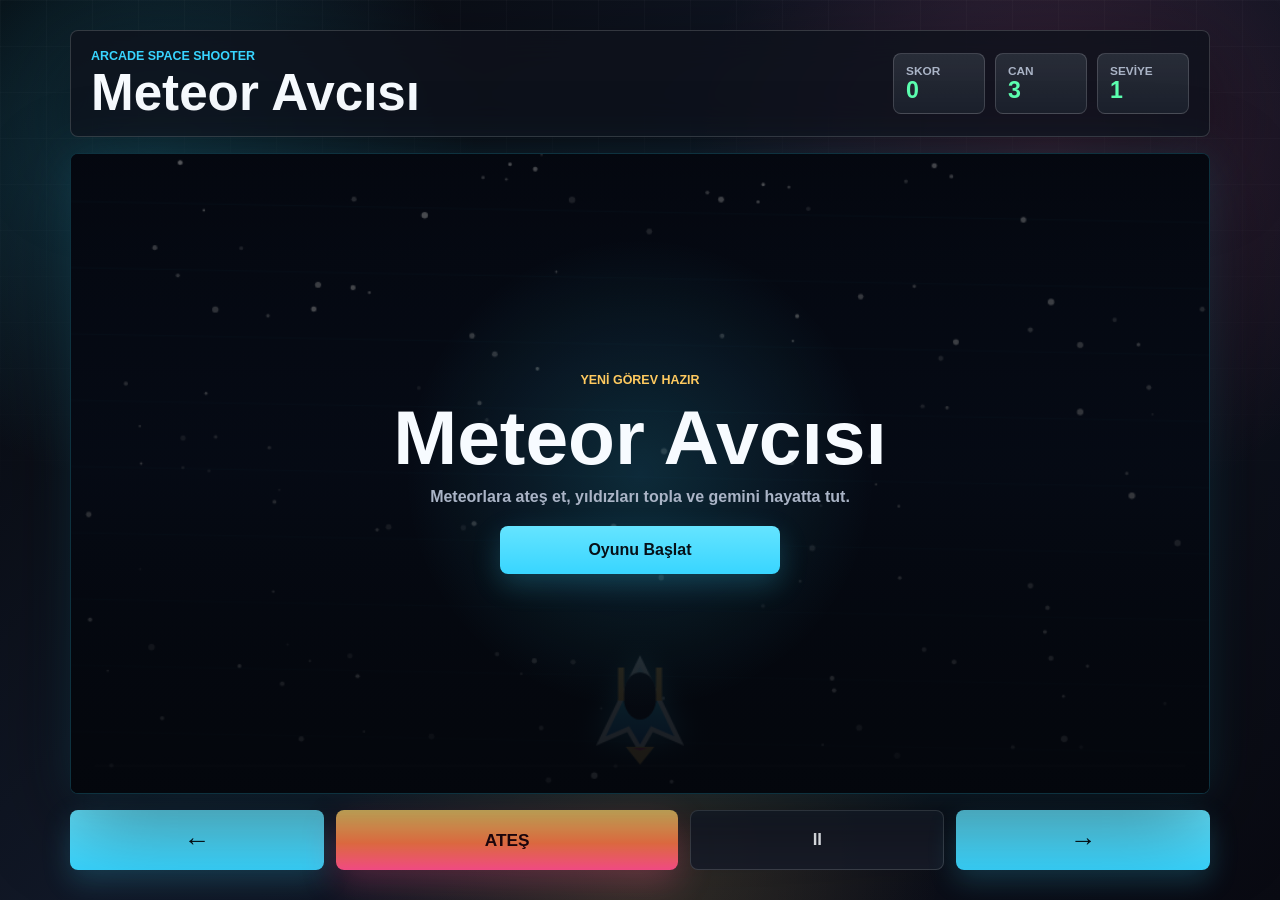
<file: OyunWebsite/index.html>
<!DOCTYPE html>
<html lang="tr">
<head>
  <meta charset="UTF-8">
  <meta name="viewport" content="width=device-width, initial-scale=1.0">
  <title>Meteor Avcısı</title>
  <link rel="stylesheet" href="style.css">
</head>
<body>
  <main class="game-shell">
    <section class="game-panel" aria-label="Meteor Avcısı oyunu">
      <header class="top-bar">
        <div class="title-block">
          <p class="eyebrow">Arcade Space Shooter</p>
          <h1>Meteor Avcısı</h1>
        </div>
        <div class="stats" aria-label="Oyun bilgileri">
          <div>
            <span>Skor</span>
            <strong id="score">0</strong>
          </div>
          <div>
            <span>Can</span>
            <strong id="lives">3</strong>
          </div>
          <div>
            <span>Seviye</span>
            <strong id="level">1</strong>
          </div>
        </div>
      </header>

      <div class="canvas-wrap">
        <canvas id="gameCanvas" width="960" height="540" aria-label="Meteor Avcısı oyun alanı"></canvas>
        <div class="overlay" id="overlay">
          <p class="overlay-kicker">Yeni görev hazır</p>
          <h2 id="overlayTitle">Meteor Avcısı</h2>
          <p id="overlayText">Meteorlara ateş et, yıldızları topla ve gemini hayatta tut.</p>
          <button class="primary-button" id="startButton" type="button">Oyunu Başlat</button>
        </div>
      </div>

      <footer class="control-bar" aria-label="Oyun kontrolleri">
        <button class="control-button" id="leftButton" type="button" aria-label="Sola git">←</button>
        <button class="control-button fire" id="fireButton" type="button" aria-label="Ateş et">Ateş</button>
        <button class="control-button pause" id="pauseButton" type="button" aria-label="Duraklat">II</button>
        <button class="control-button" id="rightButton" type="button" aria-label="Sağa git">→</button>
      </footer>
    </section>
  </main>

  <script src="script.js"></script>
</body>
</html>
</file>
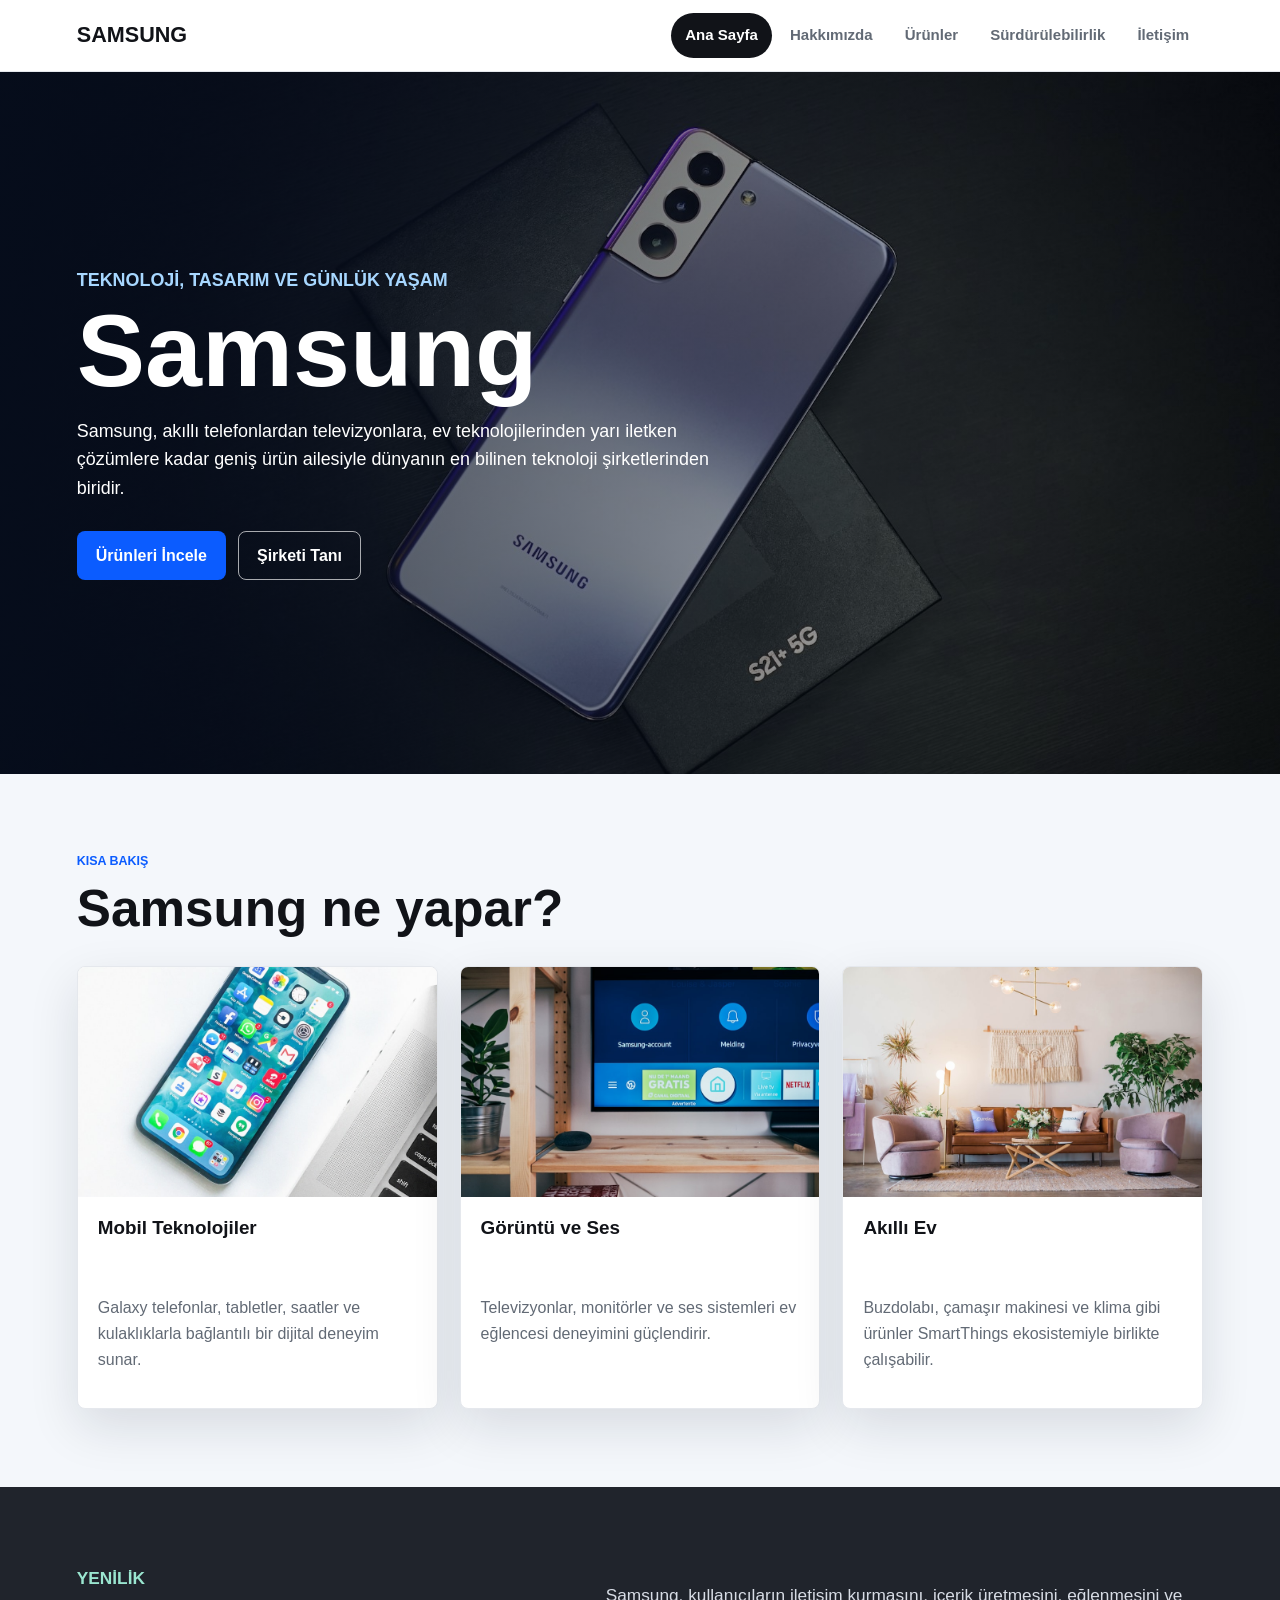
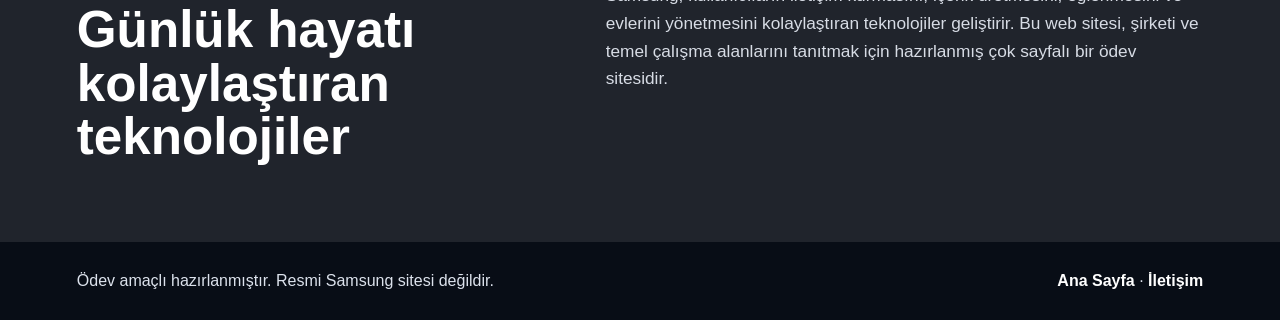
<file: SirketWebSite/index.html>
<!DOCTYPE html>
<html lang="tr">
<head>
  <meta charset="UTF-8">
  <meta name="viewport" content="width=device-width, initial-scale=1.0">
  <title>Samsung | Ana Sayfa</title>
  <link rel="icon" type="image/png" href="assets/titleicon.png">
  <link rel="stylesheet" href="style.css">
</head>
<body>
  <header class="site-header">
    <a class="brand" href="index.html">SAMSUNG</a>
    <button class="menu-button" type="button" aria-label="Menüyü aç veya kapat" aria-expanded="false">
      <span></span>
      <span></span>
      <span></span>
    </button>
    <nav class="main-nav" aria-label="Ana menü">
      <a class="active" href="index.html">Ana Sayfa</a>
      <a href="hakkimizda.html">Hakkımızda</a>
      <a href="urunler.html">Ürünler</a>
      <a href="surdurulebilirlik.html">Sürdürülebilirlik</a>
      <a href="iletisim.html">İletişim</a>
    </nav>
  </header>

  <main>
    <section class="hero">
      <div class="hero-content">
        <p class="eyebrow">Teknoloji, tasarım ve günlük yaşam</p>
        <h1>Samsung</h1>
        <p>Samsung, akıllı telefonlardan televizyonlara, ev teknolojilerinden yarı iletken çözümlere kadar geniş ürün ailesiyle dünyanın en bilinen teknoloji şirketlerinden biridir.</p>
        <div class="hero-actions">
          <a class="button primary" href="urunler.html">Ürünleri İncele</a>
          <a class="button secondary" href="hakkimizda.html">Şirketi Tanı</a>
        </div>
      </div>
    </section>

    <section class="intro-band">
      <div class="section-heading">
        <p class="eyebrow">Kısa Bakış</p>
        <h2>Samsung ne yapar?</h2>
      </div>
      <div class="feature-grid">
        <article class="feature-card">
          <img src="assets/phone.jpg" alt="Modern bir akıllı telefon">
          <h3>Mobil Teknolojiler</h3>
          <p>Galaxy telefonlar, tabletler, saatler ve kulaklıklarla bağlantılı bir dijital deneyim sunar.</p>
        </article>
        <article class="feature-card">
          <img src="assets/tv.jpg" alt="Modern bir televizyon ekranı">
          <h3>Görüntü ve Ses</h3>
          <p>Televizyonlar, monitörler ve ses sistemleri ev eğlencesi deneyimini güçlendirir.</p>
        </article>
        <article class="feature-card">
          <img src="assets/home.jpg" alt="Modern bir ev yaşam alanı">
          <h3>Akıllı Ev</h3>
          <p>Buzdolabı, çamaşır makinesi ve klima gibi ürünler SmartThings ekosistemiyle birlikte çalışabilir.</p>
        </article>
      </div>
    </section>

    <section class="split-band">
      <div>
        <p class="eyebrow">Yenilik</p>
        <h2>Günlük hayatı kolaylaştıran teknolojiler</h2>
      </div>
      <p>Samsung, kullanıcıların iletişim kurmasını, içerik üretmesini, eğlenmesini ve evlerini yönetmesini kolaylaştıran teknolojiler geliştirir. Bu web sitesi, şirketi ve temel çalışma alanlarını tanıtmak için hazırlanmış çok sayfalı bir ödev sitesidir.</p>
    </section>
  </main>

  <footer class="site-footer">
    <p>Ödev amaçlı hazırlanmıştır. Resmi Samsung sitesi değildir.</p>
    <p><a href="index.html">Ana Sayfa</a> · <a href="iletisim.html">İletişim</a></p>
  </footer>

  <script src="script.js"></script>
</body>
</html>
</file>
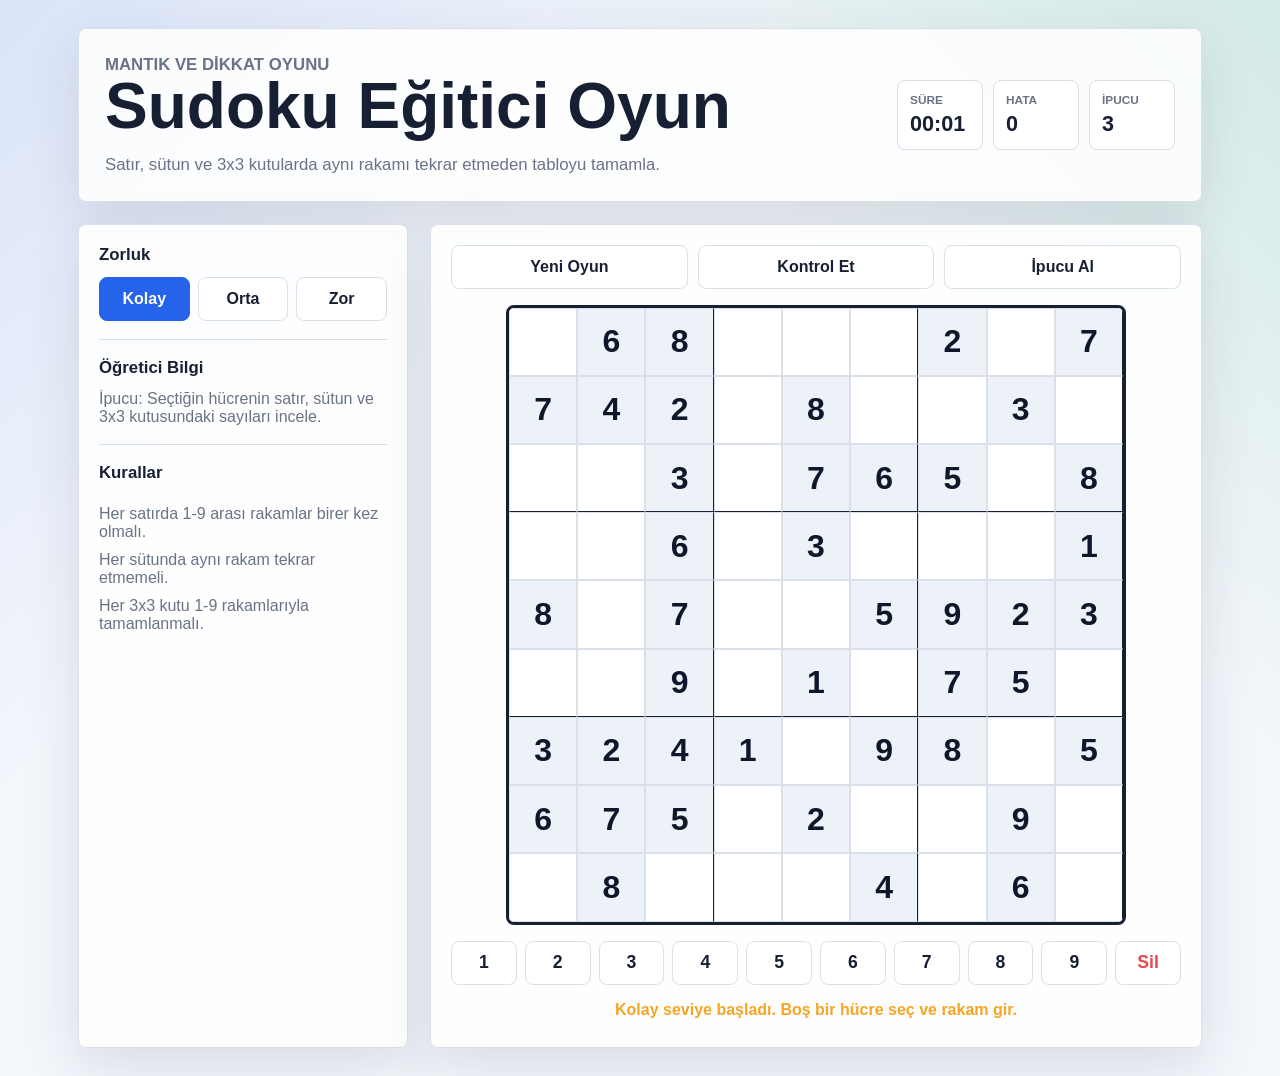
<file: SudokuEgiticiOyun/index.html>
<!DOCTYPE html>
<html lang="tr">
<head>
  <meta charset="UTF-8">
  <meta name="viewport" content="width=device-width, initial-scale=1.0">
  <title>Sudoku Eğitici Oyun</title>
  <link rel="stylesheet" href="style.css">
</head>
<body>
  <main class="app-shell">
    <section class="hero">
      <div>
        <p class="eyebrow">Mantık ve Dikkat Oyunu</p>
        <h1>Sudoku Eğitici Oyun</h1>
        <p>Satır, sütun ve 3x3 kutularda aynı rakamı tekrar etmeden tabloyu tamamla.</p>
      </div>
      <div class="score-panel" aria-label="Oyun bilgileri">
        <div>
          <span>Süre</span>
          <strong id="timer">00:00</strong>
        </div>
        <div>
          <span>Hata</span>
          <strong id="mistakes">0</strong>
        </div>
        <div>
          <span>İpucu</span>
          <strong id="hints">3</strong>
        </div>
      </div>
    </section>

    <section class="game-layout">
      <aside class="side-panel">
        <div class="panel-section">
          <h2>Zorluk</h2>
          <div class="difficulty-tabs" role="group" aria-label="Zorluk seviyesi seçimi">
            <button class="difficulty active" data-level="easy" type="button">Kolay</button>
            <button class="difficulty" data-level="medium" type="button">Orta</button>
            <button class="difficulty" data-level="hard" type="button">Zor</button>
          </div>
        </div>

        <div class="panel-section">
          <h2>Öğretici Bilgi</h2>
          <p id="lessonText">Bir hücre seç. Aynı satır, sütun ve kutudaki rakamları kontrol ederek doğru sayıyı bul.</p>
        </div>

        <div class="panel-section rule-list">
          <h2>Kurallar</h2>
          <p>Her satırda 1-9 arası rakamlar birer kez olmalı.</p>
          <p>Her sütunda aynı rakam tekrar etmemeli.</p>
          <p>Her 3x3 kutu 1-9 rakamlarıyla tamamlanmalı.</p>
        </div>
      </aside>

      <section class="board-area" aria-label="Sudoku oyun alanı">
        <div class="board-toolbar">
          <button id="newGameButton" type="button">Yeni Oyun</button>
          <button id="checkButton" type="button">Kontrol Et</button>
          <button id="hintButton" type="button">İpucu Al</button>
        </div>

        <div class="board" id="board" aria-label="Sudoku tahtası"></div>

        <div class="number-pad" aria-label="Rakam seçimi">
          <button type="button" data-number="1">1</button>
          <button type="button" data-number="2">2</button>
          <button type="button" data-number="3">3</button>
          <button type="button" data-number="4">4</button>
          <button type="button" data-number="5">5</button>
          <button type="button" data-number="6">6</button>
          <button type="button" data-number="7">7</button>
          <button type="button" data-number="8">8</button>
          <button type="button" data-number="9">9</button>
          <button type="button" data-number="0">Sil</button>
        </div>

        <p class="status" id="status" role="status">Kolay seviye hazır. Bir hücre seçerek başlayabilirsin.</p>
      </section>
    </section>
  </main>

  <script src="script.js"></script>
</body>
</html>
</file>
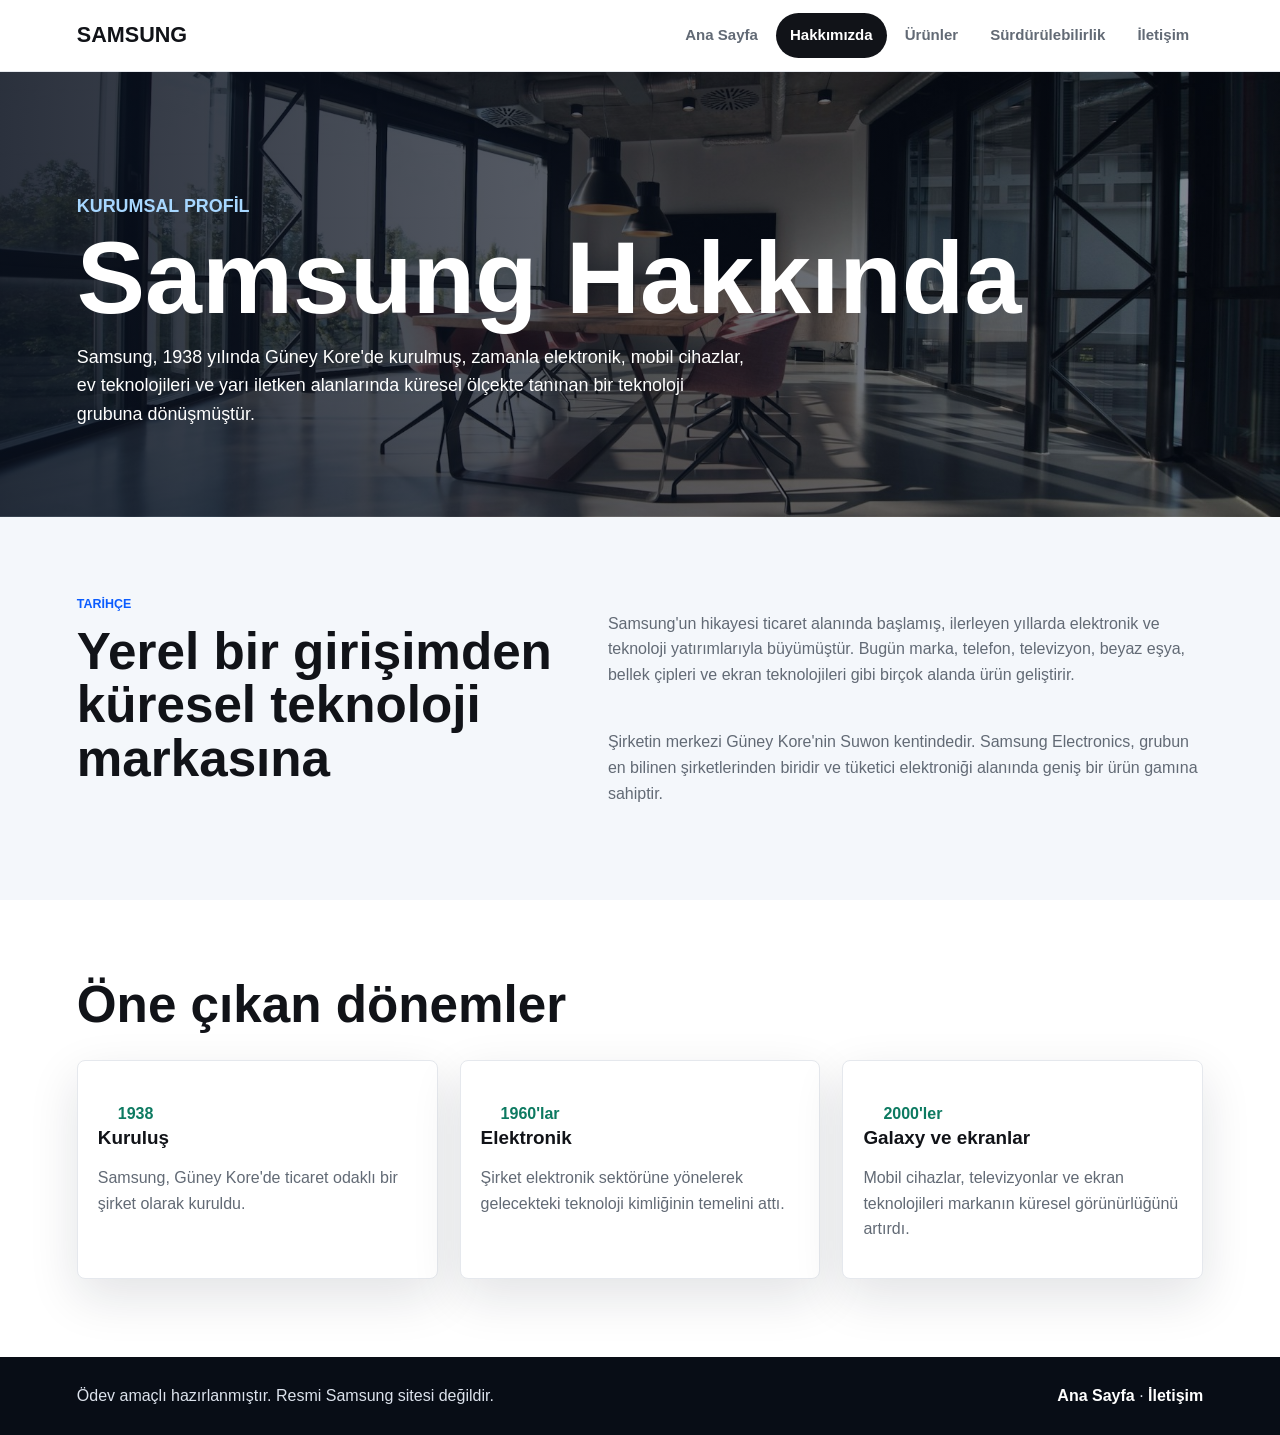
<file: SirketWebSite/hakkimizda.html>
<!DOCTYPE html>
<html lang="tr">
<head>
  <meta charset="UTF-8">
  <meta name="viewport" content="width=device-width, initial-scale=1.0">
  <title>Samsung | Hakkımızda</title>
  <link rel="icon" type="image/png" href="assets/titleicon.png">
  <link rel="stylesheet" href="style.css">
</head>
<body>
  <header class="site-header">
    <a class="brand" href="index.html">SAMSUNG</a>
    <button class="menu-button" type="button" aria-label="Menüyü aç veya kapat" aria-expanded="false">
      <span></span>
      <span></span>
      <span></span>
    </button>
    <nav class="main-nav" aria-label="Ana menü">
      <a href="index.html">Ana Sayfa</a>
      <a class="active" href="hakkimizda.html">Hakkımızda</a>
      <a href="urunler.html">Ürünler</a>
      <a href="surdurulebilirlik.html">Sürdürülebilirlik</a>
      <a href="iletisim.html">İletişim</a>
    </nav>
  </header>

  <main>
    <section class="page-hero about-hero">
      <div>
        <p class="eyebrow">Kurumsal Profil</p>
        <h1>Samsung Hakkında</h1>
        <p>Samsung, 1938 yılında Güney Kore'de kurulmuş, zamanla elektronik, mobil cihazlar, ev teknolojileri ve yarı iletken alanlarında küresel ölçekte tanınan bir teknoloji grubuna dönüşmüştür.</p>
      </div>
    </section>

    <section class="content-band two-column">
      <div>
        <p class="eyebrow">Tarihçe</p>
        <h2>Yerel bir girişimden küresel teknoloji markasına</h2>
      </div>
      <div class="text-stack">
        <p>Samsung'un hikayesi ticaret alanında başlamış, ilerleyen yıllarda elektronik ve teknoloji yatırımlarıyla büyümüştür. Bugün marka, telefon, televizyon, beyaz eşya, bellek çipleri ve ekran teknolojileri gibi birçok alanda ürün geliştirir.</p>
        <p>Şirketin merkezi Güney Kore'nin Suwon kentindedir. Samsung Electronics, grubun en bilinen şirketlerinden biridir ve tüketici elektroniği alanında geniş bir ürün gamına sahiptir.</p>
      </div>
    </section>

    <section class="timeline-band">
      <h2>Öne çıkan dönemler</h2>
      <div class="timeline">
        <article>
          <span>1938</span>
          <h3>Kuruluş</h3>
          <p>Samsung, Güney Kore'de ticaret odaklı bir şirket olarak kuruldu.</p>
        </article>
        <article>
          <span>1960'lar</span>
          <h3>Elektronik</h3>
          <p>Şirket elektronik sektörüne yönelerek gelecekteki teknoloji kimliğinin temelini attı.</p>
        </article>
        <article>
          <span>2000'ler</span>
          <h3>Galaxy ve ekranlar</h3>
          <p>Mobil cihazlar, televizyonlar ve ekran teknolojileri markanın küresel görünürlüğünü artırdı.</p>
        </article>
      </div>
    </section>
  </main>

  <footer class="site-footer">
    <p>Ödev amaçlı hazırlanmıştır. Resmi Samsung sitesi değildir.</p>
    <p><a href="index.html">Ana Sayfa</a> · <a href="iletisim.html">İletişim</a></p>
  </footer>

  <script src="script.js"></script>
</body>
</html>
</file>
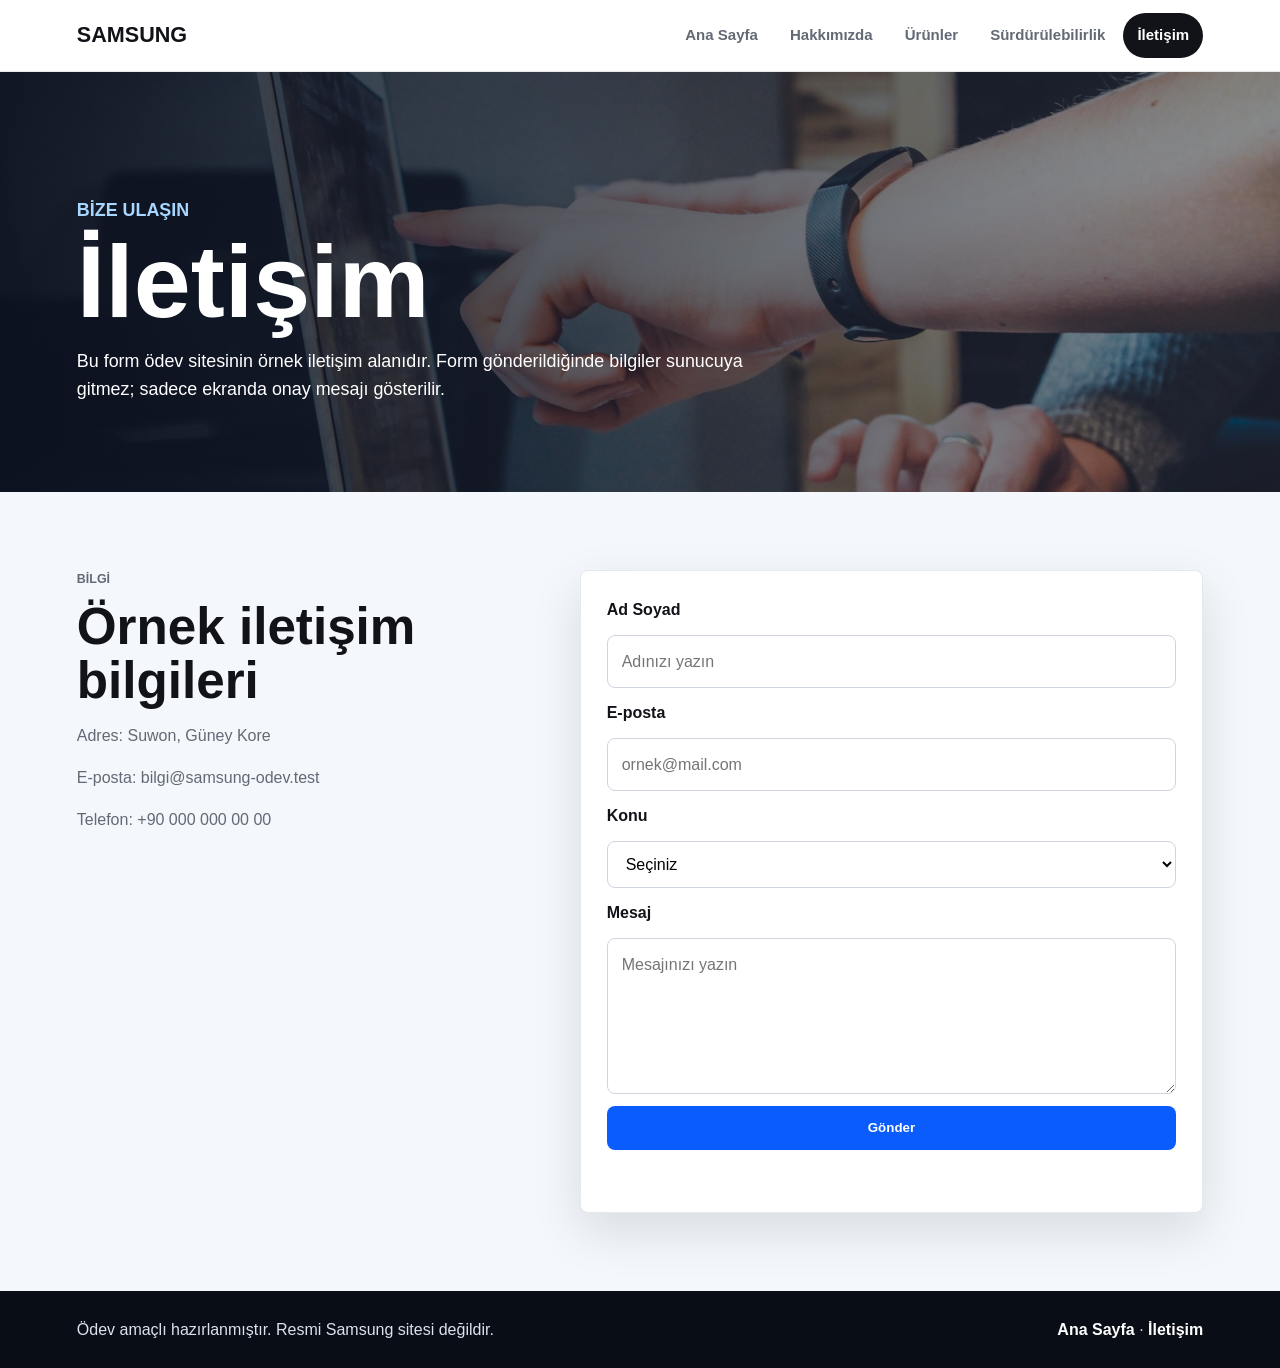
<file: SirketWebSite/iletisim.html>
<!DOCTYPE html>
<html lang="tr">
<head>
  <meta charset="UTF-8">
  <meta name="viewport" content="width=device-width, initial-scale=1.0">
  <title>Samsung | İletişim</title>
  <link rel="icon" type="image/png" href="assets/titleicon.png">
  <link rel="stylesheet" href="style.css">
</head>
<body>
  <header class="site-header">
    <a class="brand" href="index.html">SAMSUNG</a>
    <button class="menu-button" type="button" aria-label="Menüyü aç veya kapat" aria-expanded="false">
      <span></span>
      <span></span>
      <span></span>
    </button>
    <nav class="main-nav" aria-label="Ana menü">
      <a href="index.html">Ana Sayfa</a>
      <a href="hakkimizda.html">Hakkımızda</a>
      <a href="urunler.html">Ürünler</a>
      <a href="surdurulebilirlik.html">Sürdürülebilirlik</a>
      <a class="active" href="iletisim.html">İletişim</a>
    </nav>
  </header>

  <main>
    <section class="page-hero contact-hero">
      <div>
        <p class="eyebrow">Bize Ulaşın</p>
        <h1>İletişim</h1>
        <p>Bu form ödev sitesinin örnek iletişim alanıdır. Form gönderildiğinde bilgiler sunucuya gitmez; sadece ekranda onay mesajı gösterilir.</p>
      </div>
    </section>

    <section class="contact-band">
      <div class="contact-info">
        <p class="eyebrow">Bilgi</p>
        <h2>Örnek iletişim bilgileri</h2>
        <p>Adres: Suwon, Güney Kore</p>
        <p>E-posta: bilgi@samsung-odev.test</p>
        <p>Telefon: +90 000 000 00 00</p>
      </div>

      <form class="contact-form" id="contactForm">
        <label for="name">Ad Soyad</label>
        <input id="name" name="name" type="text" placeholder="Adınızı yazın" required>

        <label for="email">E-posta</label>
        <input id="email" name="email" type="email" placeholder="ornek@mail.com" required>

        <label for="subject">Konu</label>
        <select id="subject" name="subject" required>
          <option value="">Seçiniz</option>
          <option>Ürün bilgisi</option>
          <option>Teknik destek</option>
          <option>Kurumsal bilgi</option>
        </select>

        <label for="message">Mesaj</label>
        <textarea id="message" name="message" rows="5" placeholder="Mesajınızı yazın" required></textarea>

        <button class="button primary" type="submit">Gönder</button>
        <p class="form-status" id="formStatus" role="status"></p>
      </form>
    </section>
  </main>

  <footer class="site-footer">
    <p>Ödev amaçlı hazırlanmıştır. Resmi Samsung sitesi değildir.</p>
    <p><a href="index.html">Ana Sayfa</a> · <a href="iletisim.html">İletişim</a></p>
  </footer>

  <script src="script.js"></script>
</body>
</html>
</file>
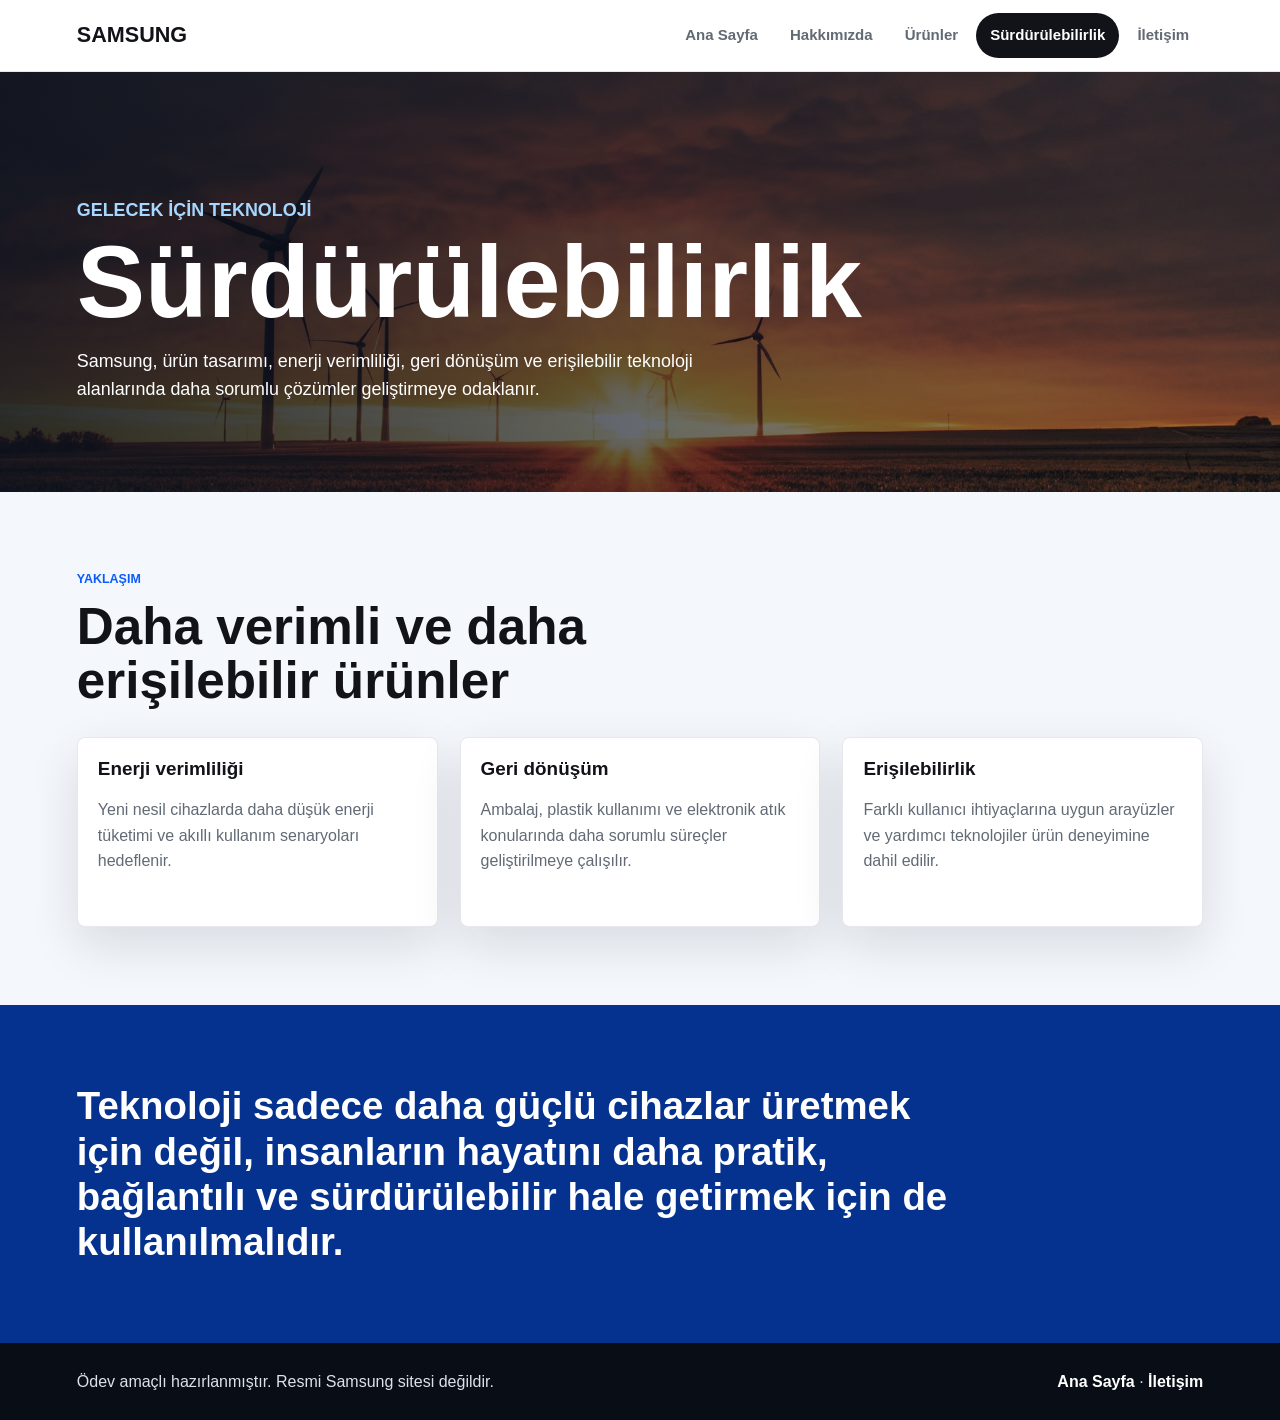
<file: SirketWebSite/surdurulebilirlik.html>
<!DOCTYPE html>
<html lang="tr">
<head>
  <meta charset="UTF-8">
  <meta name="viewport" content="width=device-width, initial-scale=1.0">
  <title>Samsung | Sürdürülebilirlik</title>
  <link rel="icon" type="image/png" href="assets/titleicon.png">
  <link rel="stylesheet" href="style.css">
</head>
<body>
  <header class="site-header">
    <a class="brand" href="index.html">SAMSUNG</a>
    <button class="menu-button" type="button" aria-label="Menüyü aç veya kapat" aria-expanded="false">
      <span></span>
      <span></span>
      <span></span>
    </button>
    <nav class="main-nav" aria-label="Ana menü">
      <a href="index.html">Ana Sayfa</a>
      <a href="hakkimizda.html">Hakkımızda</a>
      <a href="urunler.html">Ürünler</a>
      <a class="active" href="surdurulebilirlik.html">Sürdürülebilirlik</a>
      <a href="iletisim.html">İletişim</a>
    </nav>
  </header>

  <main>
    <section class="page-hero sustainability-hero">
      <div>
        <p class="eyebrow">Gelecek İçin Teknoloji</p>
        <h1>Sürdürülebilirlik</h1>
        <p>Samsung, ürün tasarımı, enerji verimliliği, geri dönüşüm ve erişilebilir teknoloji alanlarında daha sorumlu çözümler geliştirmeye odaklanır.</p>
      </div>
    </section>

    <section class="content-band">
      <div class="section-heading">
        <p class="eyebrow">Yaklaşım</p>
        <h2>Daha verimli ve daha erişilebilir ürünler</h2>
      </div>
      <div class="value-grid">
        <article>
          <h3>Enerji verimliliği</h3>
          <p>Yeni nesil cihazlarda daha düşük enerji tüketimi ve akıllı kullanım senaryoları hedeflenir.</p>
        </article>
        <article>
          <h3>Geri dönüşüm</h3>
          <p>Ambalaj, plastik kullanımı ve elektronik atık konularında daha sorumlu süreçler geliştirilmeye çalışılır.</p>
        </article>
        <article>
          <h3>Erişilebilirlik</h3>
          <p>Farklı kullanıcı ihtiyaçlarına uygun arayüzler ve yardımcı teknolojiler ürün deneyimine dahil edilir.</p>
        </article>
      </div>
    </section>

    <section class="quote-band">
      <blockquote>
        Teknoloji sadece daha güçlü cihazlar üretmek için değil, insanların hayatını daha pratik, bağlantılı ve sürdürülebilir hale getirmek için de kullanılmalıdır.
      </blockquote>
    </section>
  </main>

  <footer class="site-footer">
    <p>Ödev amaçlı hazırlanmıştır. Resmi Samsung sitesi değildir.</p>
    <p><a href="index.html">Ana Sayfa</a> · <a href="iletisim.html">İletişim</a></p>
  </footer>

  <script src="script.js"></script>
</body>
</html>
</file>
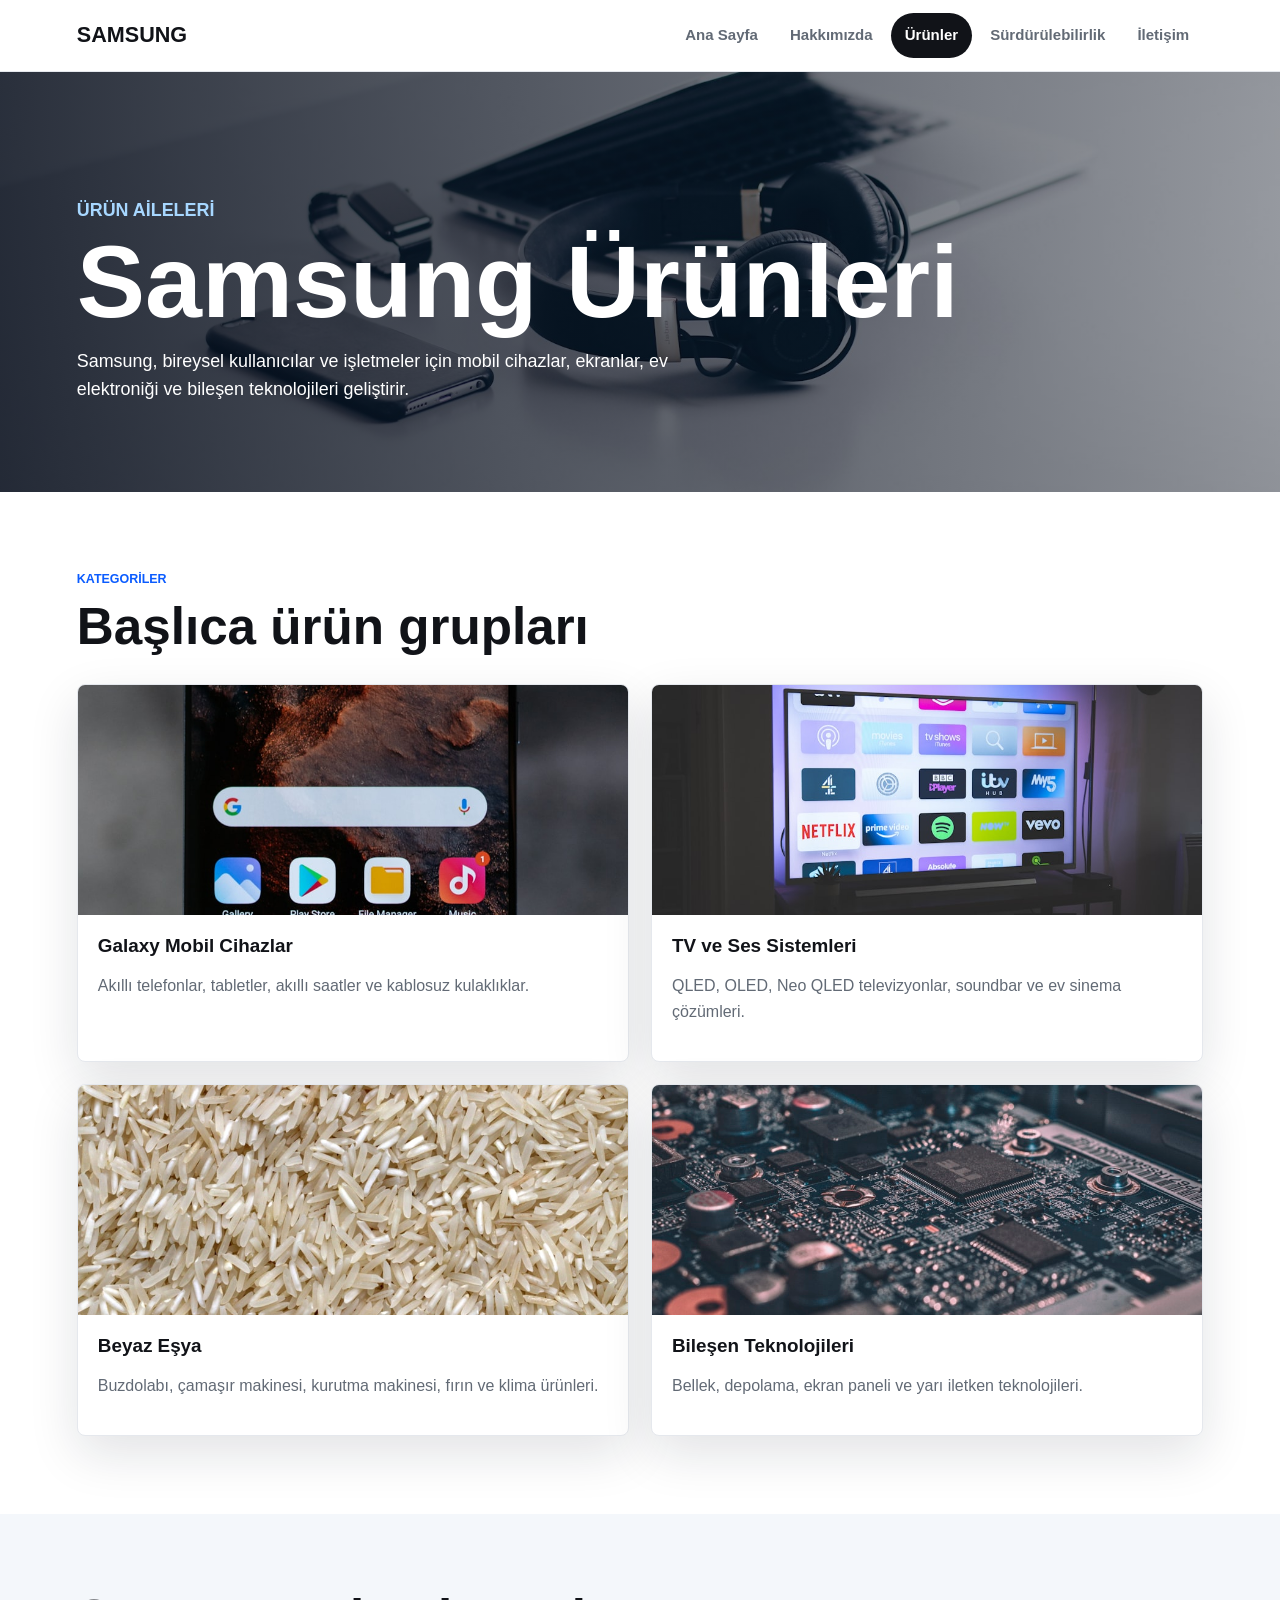
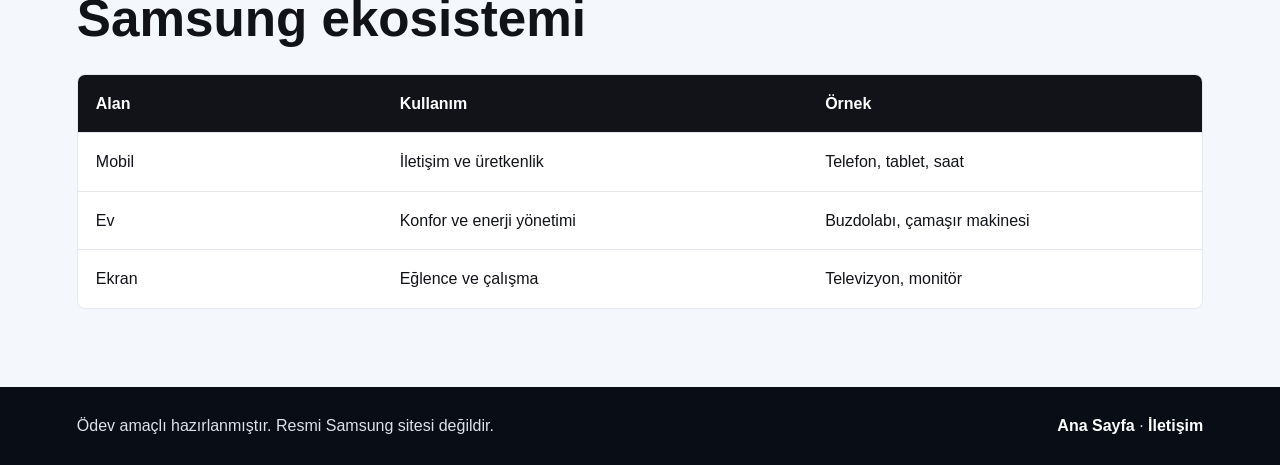
<file: SirketWebSite/urunler.html>
<!DOCTYPE html>
<html lang="tr">
<head>
  <meta charset="UTF-8">
  <meta name="viewport" content="width=device-width, initial-scale=1.0">
  <title>Samsung | Ürünler</title>
  <link rel="icon" type="image/png" href="assets/titleicon.png">
  <link rel="stylesheet" href="style.css">
</head>
<body>
  <header class="site-header">
    <a class="brand" href="index.html">SAMSUNG</a>
    <button class="menu-button" type="button" aria-label="Menüyü aç veya kapat" aria-expanded="false">
      <span></span>
      <span></span>
      <span></span>
    </button>
    <nav class="main-nav" aria-label="Ana menü">
      <a href="index.html">Ana Sayfa</a>
      <a href="hakkimizda.html">Hakkımızda</a>
      <a class="active" href="urunler.html">Ürünler</a>
      <a href="surdurulebilirlik.html">Sürdürülebilirlik</a>
      <a href="iletisim.html">İletişim</a>
    </nav>
  </header>

  <main>
    <section class="page-hero products-hero">
      <div>
        <p class="eyebrow">Ürün Aileleri</p>
        <h1>Samsung Ürünleri</h1>
        <p>Samsung, bireysel kullanıcılar ve işletmeler için mobil cihazlar, ekranlar, ev elektroniği ve bileşen teknolojileri geliştirir.</p>
      </div>
    </section>

    <section class="product-band">
      <div class="section-heading">
        <p class="eyebrow">Kategoriler</p>
        <h2>Başlıca ürün grupları</h2>
      </div>
      <div class="product-grid">
        <article class="product-card">
          <img src="assets/mobile-devices.jpg" alt="Akıllı telefon ve kulaklık">
          <div>
            <h3>Galaxy Mobil Cihazlar</h3>
            <p>Akıllı telefonlar, tabletler, akıllı saatler ve kablosuz kulaklıklar.</p>
          </div>
        </article>
        <article class="product-card">
          <img src="assets/living-tv.jpg" alt="Büyük ekran televizyon">
          <div>
            <h3>TV ve Ses Sistemleri</h3>
            <p>QLED, OLED, Neo QLED televizyonlar, soundbar ve ev sinema çözümleri.</p>
          </div>
        </article>
        <article class="product-card">
          <img src="assets/appliance.jpg" alt="Modern ev cihazı detayı">
          <div>
            <h3>Beyaz Eşya</h3>
            <p>Buzdolabı, çamaşır makinesi, kurutma makinesi, fırın ve klima ürünleri.</p>
          </div>
        </article>
        <article class="product-card">
          <img src="assets/circuit.jpg" alt="Elektronik devre kartı">
          <div>
            <h3>Bileşen Teknolojileri</h3>
            <p>Bellek, depolama, ekran paneli ve yarı iletken teknolojileri.</p>
          </div>
        </article>
      </div>
    </section>

    <section class="comparison-band">
      <h2>Samsung ekosistemi</h2>
      <div class="comparison-table" role="table" aria-label="Samsung ürün ekosistemi">
        <div role="row" class="table-head">
          <span role="columnheader">Alan</span>
          <span role="columnheader">Kullanım</span>
          <span role="columnheader">Örnek</span>
        </div>
        <div role="row">
          <span role="cell">Mobil</span>
          <span role="cell">İletişim ve üretkenlik</span>
          <span role="cell">Telefon, tablet, saat</span>
        </div>
        <div role="row">
          <span role="cell">Ev</span>
          <span role="cell">Konfor ve enerji yönetimi</span>
          <span role="cell">Buzdolabı, çamaşır makinesi</span>
        </div>
        <div role="row">
          <span role="cell">Ekran</span>
          <span role="cell">Eğlence ve çalışma</span>
          <span role="cell">Televizyon, monitör</span>
        </div>
      </div>
    </section>
  </main>

  <footer class="site-footer">
    <p>Ödev amaçlı hazırlanmıştır. Resmi Samsung sitesi değildir.</p>
    <p><a href="index.html">Ana Sayfa</a> · <a href="iletisim.html">İletişim</a></p>
  </footer>

  <script src="script.js"></script>
</body>
</html>
</file>
<file: OyunWebsite/style.css>
:root {
  --bg: #07080d;
  --panel: rgba(14, 18, 28, 0.82);
  --panel-strong: rgba(24, 29, 42, 0.92);
  --line: rgba(255, 255, 255, 0.16);
  --text: #f7fbff;
  --muted: #aab4c6;
  --cyan: #38d5ff;
  --gold: #ffca5f;
  --pink: #ff4f8b;
  --green: #5cffb0;
  --radius: 8px;
  --shadow: 0 28px 90px rgba(0, 0, 0, 0.45);
}

* {
  box-sizing: border-box;
}

html {
  min-height: 100%;
}

body {
  min-height: 100vh;
  margin: 0;
  font-family: Arial, Helvetica, sans-serif;
  color: var(--text);
  background:
    radial-gradient(circle at 12% 18%, rgba(56, 213, 255, 0.23), transparent 24%),
    radial-gradient(circle at 82% 18%, rgba(255, 79, 139, 0.18), transparent 28%),
    radial-gradient(circle at 50% 96%, rgba(255, 202, 95, 0.16), transparent 28%),
    linear-gradient(135deg, #05060a 0%, #111827 45%, #090a12 100%);
}

body::before {
  content: "";
  position: fixed;
  inset: 0;
  pointer-events: none;
  background-image:
    linear-gradient(rgba(255, 255, 255, 0.035) 1px, transparent 1px),
    linear-gradient(90deg, rgba(255, 255, 255, 0.035) 1px, transparent 1px);
  background-size: 46px 46px;
  mask-image: linear-gradient(to bottom, rgba(0, 0, 0, 0.65), transparent 72%);
}

button {
  font: inherit;
}

.game-shell {
  min-height: 100vh;
  display: grid;
  place-items: center;
  padding: 24px;
}

.game-panel {
  width: min(1140px, 100%);
  display: grid;
  gap: 16px;
}

.top-bar {
  display: flex;
  align-items: center;
  justify-content: space-between;
  gap: 20px;
  padding: 18px 20px;
  border: 1px solid var(--line);
  border-radius: var(--radius);
  background: var(--panel);
  box-shadow: var(--shadow);
  backdrop-filter: blur(18px);
}

.title-block {
  display: grid;
  gap: 4px;
}

.eyebrow,
.overlay-kicker {
  margin: 0;
  color: var(--cyan);
  font-size: 0.78rem;
  font-weight: 900;
  text-transform: uppercase;
}

h1,
h2,
p {
  overflow-wrap: anywhere;
}

h1 {
  margin: 0;
  font-size: clamp(1.8rem, 4vw, 3.2rem);
  line-height: 1;
  letter-spacing: 0;
}

.stats {
  display: grid;
  grid-template-columns: repeat(3, minmax(92px, 1fr));
  gap: 10px;
}

.stats div {
  min-width: 92px;
  padding: 10px 12px;
  border: 1px solid var(--line);
  border-radius: var(--radius);
  background:
    linear-gradient(180deg, rgba(255, 255, 255, 0.08), rgba(255, 255, 255, 0.025)),
    var(--panel-strong);
}

.stats span {
  display: block;
  color: var(--muted);
  font-size: 0.74rem;
  font-weight: 900;
  text-transform: uppercase;
}

.stats strong {
  display: block;
  color: var(--green);
  font-size: 1.45rem;
  line-height: 1.1;
}

.canvas-wrap {
  position: relative;
  width: 100%;
  aspect-ratio: 16 / 9;
  overflow: hidden;
  border: 1px solid rgba(56, 213, 255, 0.22);
  border-radius: var(--radius);
  background: #020409;
  box-shadow:
    0 0 0 1px rgba(255, 255, 255, 0.05) inset,
    0 0 42px rgba(56, 213, 255, 0.12),
    var(--shadow);
}

canvas {
  width: 100%;
  height: 100%;
  display: block;
}

.overlay {
  position: absolute;
  inset: 0;
  display: grid;
  place-content: center;
  gap: 14px;
  padding: 24px;
  text-align: center;
  background:
    radial-gradient(circle at center, rgba(56, 213, 255, 0.16), transparent 36%),
    linear-gradient(180deg, rgba(4, 7, 13, 0.68), rgba(4, 7, 13, 0.92));
}

.overlay.hidden {
  display: none;
}

.overlay h2 {
  margin: 0;
  font-size: clamp(2.4rem, 6vw, 5.6rem);
  line-height: 0.95;
  letter-spacing: 0;
}

.overlay p {
  max-width: 520px;
  margin: 0 auto;
  color: var(--muted);
  font-weight: 800;
}

.overlay .overlay-kicker {
  color: var(--gold);
}

.primary-button,
.control-button {
  min-height: 48px;
  border: 0;
  border-radius: var(--radius);
  color: #061018;
  background: linear-gradient(180deg, #65e4ff, var(--cyan));
  font-weight: 900;
  cursor: pointer;
  box-shadow: 0 10px 28px rgba(56, 213, 255, 0.22);
}

.primary-button {
  width: min(280px, 100%);
  margin: 6px auto 0;
  padding: 0 24px;
}

.primary-button:hover,
.control-button:hover {
  filter: brightness(1.08);
  transform: translateY(-1px);
}

.control-bar {
  display: grid;
  grid-template-columns: 1fr 1.35fr 1fr 1fr;
  gap: 12px;
}

.control-button {
  height: 60px;
  font-size: 1.65rem;
}

.control-button.fire {
  color: #21060f;
  background: linear-gradient(180deg, #ffd36c, #ff7a4a 55%, var(--pink));
  box-shadow: 0 12px 34px rgba(255, 79, 139, 0.28);
  font-size: 1.08rem;
  text-transform: uppercase;
}

.control-button.pause {
  color: var(--text);
  background: var(--panel-strong);
  border: 1px solid var(--line);
  box-shadow: none;
  font-size: 1.05rem;
}

@media (max-width: 760px) {
  .game-shell {
    padding: 14px;
  }

  .top-bar {
    align-items: stretch;
    flex-direction: column;
  }

  .stats {
    grid-template-columns: repeat(3, minmax(0, 1fr));
  }

  .canvas-wrap {
    aspect-ratio: 4 / 5;
  }

  .control-bar {
    grid-template-columns: 1fr 1.25fr 1fr 1fr;
  }
}

@media (max-width: 440px) {
  .top-bar {
    padding: 14px;
  }

  .stats div {
    min-width: 0;
    padding: 8px;
  }

  .stats strong {
    font-size: 1.08rem;
  }

  .control-button {
    height: 54px;
    font-size: 1.25rem;
  }

  .control-button.fire,
  .control-button.pause {
    font-size: 0.9rem;
  }
}
</file>
<file: SirketWebSite/style.css>
:root {
  --ink: #111318;
  --muted: #626a75;
  --line: #e5e8ed;
  --paper: #ffffff;
  --soft: #f4f7fb;
  --blue: #0b5cff;
  --blue-dark: #06328f;
  --green: #0d7a61;
  --charcoal: #20242c;
  --radius: 8px;
  --shadow: 0 18px 50px rgba(20, 28, 43, 0.12);
}

* {
  box-sizing: border-box;
}

html {
  scroll-behavior: smooth;
}

body {
  margin: 0;
  font-family: Arial, Helvetica, sans-serif;
  color: var(--ink);
  background: var(--paper);
  line-height: 1.6;
}

img {
  display: block;
  max-width: 100%;
}

a {
  color: inherit;
  text-decoration: none;
}

.site-header {
  position: sticky;
  top: 0;
  z-index: 20;
  display: flex;
  align-items: center;
  justify-content: space-between;
  gap: 28px;
  min-height: 72px;
  padding: 0 6vw;
  background: rgba(255, 255, 255, 0.94);
  border-bottom: 1px solid var(--line);
  backdrop-filter: blur(16px);
}

.brand {
  font-size: 1.35rem;
  font-weight: 900;
  letter-spacing: 0;
}

.main-nav {
  display: flex;
  align-items: center;
  gap: 4px;
}

.main-nav a {
  padding: 10px 14px;
  border-radius: 999px;
  color: var(--muted);
  font-weight: 700;
  font-size: 0.94rem;
}

.main-nav a:hover,
.main-nav a.active {
  color: var(--paper);
  background: var(--ink);
}

.menu-button {
  display: none;
  width: 44px;
  height: 44px;
  border: 1px solid var(--line);
  border-radius: var(--radius);
  background: var(--paper);
  cursor: pointer;
}

.menu-button span {
  display: block;
  width: 20px;
  height: 2px;
  margin: 5px auto;
  background: var(--ink);
}

.hero {
  min-height: 78vh;
  display: flex;
  align-items: center;
  padding: 90px 6vw;
  color: var(--paper);
  background:
    linear-gradient(90deg, rgba(6, 14, 30, 0.86), rgba(6, 14, 30, 0.52), rgba(6, 14, 30, 0.18)),
    url("assets/hero-phone.jpg") center / cover;
}

.hero-content {
  width: min(680px, 100%);
}

.eyebrow {
  margin: 0 0 10px;
  color: var(--blue);
  font-weight: 900;
  text-transform: uppercase;
  font-size: 0.78rem;
}

.hero .eyebrow,
.page-hero .eyebrow {
  color: #a7d7ff;
}

h1,
h2,
h3,
p {
  overflow-wrap: anywhere;
}

h1 {
  margin: 0;
  font-size: clamp(3.2rem, 8vw, 7.5rem);
  line-height: 0.92;
  letter-spacing: 0;
}

h2 {
  margin: 0;
  font-size: clamp(2rem, 4vw, 3.4rem);
  line-height: 1.05;
  letter-spacing: 0;
}

h3 {
  margin: 0 0 8px;
  font-size: 1.18rem;
  line-height: 1.2;
}

.hero p,
.page-hero p {
  max-width: 670px;
  font-size: 1.12rem;
}

.hero-actions {
  display: flex;
  flex-wrap: wrap;
  gap: 12px;
  margin-top: 28px;
}

.button {
  display: inline-flex;
  align-items: center;
  justify-content: center;
  min-height: 44px;
  padding: 11px 18px;
  border: 1px solid transparent;
  border-radius: var(--radius);
  font-weight: 800;
  cursor: pointer;
}

.button.primary {
  color: var(--paper);
  background: var(--blue);
}

.button.secondary {
  color: var(--paper);
  border-color: rgba(255, 255, 255, 0.65);
}

.button:hover {
  transform: translateY(-1px);
}

.intro-band,
.product-band,
.content-band,
.comparison-band,
.timeline-band,
.contact-band,
.quote-band {
  padding: 78px 6vw;
}

.intro-band,
.content-band,
.comparison-band {
  background: var(--soft);
}

.section-heading {
  max-width: 760px;
  margin-bottom: 30px;
}

.feature-grid,
.product-grid,
.value-grid,
.timeline {
  display: grid;
  grid-template-columns: repeat(3, minmax(0, 1fr));
  gap: 22px;
}

.feature-card,
.product-card,
.value-grid article,
.timeline article {
  background: var(--paper);
  border: 1px solid var(--line);
  border-radius: var(--radius);
  overflow: hidden;
  box-shadow: var(--shadow);
}

.feature-card img,
.product-card img {
  width: 100%;
  height: 230px;
  object-fit: cover;
}

.feature-card h3,
.feature-card p,
.product-card div,
.value-grid article,
.timeline article {
  padding: 20px;
}

.feature-card p,
.product-card p,
.value-grid p,
.timeline p,
.text-stack p,
.split-band p,
.contact-info p {
  color: var(--muted);
}

.split-band {
  display: grid;
  grid-template-columns: minmax(0, 0.9fr) minmax(0, 1.1fr);
  gap: 40px;
  align-items: start;
  padding: 78px 6vw;
  color: var(--paper);
  background: var(--charcoal);
}

.split-band .eyebrow {
  color: #9ae6d0;
}

.split-band p {
  color: #d7dce5;
  font-size: 1.08rem;
}

.page-hero {
  min-height: 420px;
  display: flex;
  align-items: end;
  padding: 120px 6vw 70px;
  color: var(--paper);
  background-size: cover;
  background-position: center;
}

.about-hero {
  background-image:
    linear-gradient(90deg, rgba(8, 15, 29, 0.86), rgba(8, 15, 29, 0.46)),
    url("assets/office.jpg");
}

.products-hero {
  background-image:
    linear-gradient(90deg, rgba(8, 15, 29, 0.86), rgba(8, 15, 29, 0.38)),
    url("assets/electronics.jpg");
}

.sustainability-hero {
  background-image:
    linear-gradient(90deg, rgba(8, 15, 29, 0.86), rgba(8, 15, 29, 0.38)),
    url("assets/green-tech.jpg");
}

.contact-hero {
  background-image:
    linear-gradient(90deg, rgba(8, 15, 29, 0.88), rgba(8, 15, 29, 0.4)),
    url("assets/contact.jpg");
}

.two-column {
  display: grid;
  grid-template-columns: minmax(0, 0.9fr) minmax(0, 1.1fr);
  gap: 44px;
}

.text-stack {
  display: grid;
  gap: 10px;
}

.timeline-band h2,
.comparison-band h2 {
  margin-bottom: 28px;
}

.timeline article {
  position: relative;
}

.timeline span {
  display: inline-block;
  margin: 20px 20px 0;
  color: var(--green);
  font-weight: 900;
}

.product-grid {
  grid-template-columns: repeat(2, minmax(0, 1fr));
}

.comparison-table {
  overflow: hidden;
  border: 1px solid var(--line);
  border-radius: var(--radius);
  background: var(--paper);
}

.comparison-table [role="row"] {
  display: grid;
  grid-template-columns: 1fr 1.4fr 1.3fr;
  border-bottom: 1px solid var(--line);
}

.comparison-table [role="row"]:last-child {
  border-bottom: 0;
}

.comparison-table span {
  padding: 16px 18px;
}

.table-head {
  color: var(--paper);
  background: var(--ink);
  font-weight: 800;
}

.value-grid article {
  min-height: 190px;
}

.quote-band {
  color: var(--paper);
  background: var(--blue-dark);
}

blockquote {
  max-width: 900px;
  margin: 0;
  font-size: clamp(1.6rem, 3vw, 3rem);
  line-height: 1.18;
  font-weight: 800;
}

.contact-band {
  display: grid;
  grid-template-columns: minmax(0, 0.85fr) minmax(320px, 1.15fr);
  gap: 42px;
  align-items: start;
  background: var(--soft);
}

.contact-form {
  display: grid;
  gap: 12px;
  padding: 26px;
  border: 1px solid var(--line);
  border-radius: var(--radius);
  background: var(--paper);
  box-shadow: var(--shadow);
}

label {
  font-weight: 800;
}

input,
select,
textarea {
  width: 100%;
  padding: 13px 14px;
  border: 1px solid #cfd5dd;
  border-radius: var(--radius);
  font: inherit;
  background: var(--paper);
}

input:focus,
select:focus,
textarea:focus {
  outline: 3px solid rgba(11, 92, 255, 0.18);
  border-color: var(--blue);
}

.form-status {
  min-height: 24px;
  margin: 0;
  color: var(--green);
  font-weight: 800;
}

.site-footer {
  display: flex;
  flex-wrap: wrap;
  justify-content: space-between;
  gap: 14px;
  padding: 26px 6vw;
  color: #dce2ec;
  background: #080d16;
}

.site-footer p {
  margin: 0;
}

.site-footer a {
  color: #ffffff;
  font-weight: 800;
}

@media (max-width: 920px) {
  .site-header {
    min-height: 64px;
  }

  .menu-button {
    display: block;
  }

  .main-nav {
    position: absolute;
    top: 64px;
    left: 0;
    right: 0;
    display: none;
    flex-direction: column;
    align-items: stretch;
    padding: 12px 6vw 18px;
    background: var(--paper);
    border-bottom: 1px solid var(--line);
  }

  .main-nav.open {
    display: flex;
  }

  .main-nav a {
    border-radius: var(--radius);
  }

  .feature-grid,
  .product-grid,
  .value-grid,
  .timeline,
  .split-band,
  .two-column,
  .contact-band {
    grid-template-columns: 1fr;
  }

  .hero,
  .page-hero {
    min-height: 560px;
    padding-top: 88px;
  }

  .comparison-table {
    overflow-x: auto;
  }

  .comparison-table [role="row"] {
    min-width: 700px;
  }
}

@media (max-width: 560px) {
  .hero,
  .page-hero,
  .intro-band,
  .product-band,
  .content-band,
  .comparison-band,
  .timeline-band,
  .contact-band,
  .quote-band,
  .split-band {
    padding-left: 22px;
    padding-right: 22px;
  }

  .hero-actions {
    flex-direction: column;
  }

  .button {
    width: 100%;
  }

  h1 {
    font-size: 3.1rem;
  }
}
</file>
<file: SudokuEgiticiOyun/style.css>
:root {
  --bg: #f3f6fb;
  --paper: #ffffff;
  --ink: #172033;
  --muted: #687386;
  --line: #d9e0ea;
  --strong-line: #172033;
  --blue: #2563eb;
  --blue-soft: #eaf1ff;
  --green: #0f9f6e;
  --red: #e5484d;
  --gold: #f5a524;
  --radius: 8px;
  --shadow: 0 18px 55px rgba(30, 41, 59, 0.12);
}

* {
  box-sizing: border-box;
}

body {
  min-height: 100vh;
  margin: 0;
  font-family: Arial, Helvetica, sans-serif;
  color: var(--ink);
  background:
    linear-gradient(135deg, rgba(37, 99, 235, 0.12), transparent 34%),
    linear-gradient(225deg, rgba(15, 159, 110, 0.14), transparent 32%),
    var(--bg);
}

button {
  font: inherit;
}

.app-shell {
  width: min(1180px, 100%);
  margin: 0 auto;
  padding: 28px;
}

.hero {
  display: flex;
  align-items: center;
  justify-content: space-between;
  gap: 24px;
  margin-bottom: 22px;
  padding: 26px;
  border: 1px solid var(--line);
  border-radius: var(--radius);
  background: rgba(255, 255, 255, 0.88);
  box-shadow: var(--shadow);
}

.eyebrow {
  margin: 0 0 8px;
  color: var(--blue);
  font-size: 0.78rem;
  font-weight: 900;
  text-transform: uppercase;
}

h1,
h2,
p {
  overflow-wrap: anywhere;
}

h1 {
  margin: 0;
  font-size: clamp(2.1rem, 5vw, 4.6rem);
  line-height: 0.98;
  letter-spacing: 0;
}

h2 {
  margin: 0 0 12px;
  font-size: 1.05rem;
}

.hero p {
  max-width: 620px;
  margin-bottom: 0;
  color: var(--muted);
  font-size: 1.05rem;
}

.score-panel {
  display: grid;
  grid-template-columns: repeat(3, minmax(86px, 1fr));
  gap: 10px;
}

.score-panel div {
  min-width: 86px;
  padding: 12px;
  border: 1px solid var(--line);
  border-radius: var(--radius);
  background: var(--paper);
}

.score-panel span {
  display: block;
  color: var(--muted);
  font-size: 0.74rem;
  font-weight: 900;
  text-transform: uppercase;
}

.score-panel strong {
  display: block;
  margin-top: 4px;
  font-size: 1.35rem;
}

.game-layout {
  display: grid;
  grid-template-columns: minmax(260px, 330px) minmax(0, 1fr);
  gap: 22px;
}

.side-panel,
.board-area {
  border: 1px solid var(--line);
  border-radius: var(--radius);
  background: rgba(255, 255, 255, 0.92);
  box-shadow: var(--shadow);
}

.side-panel {
  display: grid;
  align-content: start;
  gap: 18px;
  padding: 20px;
}

.panel-section {
  padding-bottom: 18px;
  border-bottom: 1px solid var(--line);
}

.panel-section:last-child {
  border-bottom: 0;
  padding-bottom: 0;
}

.panel-section p {
  margin: 0;
  color: var(--muted);
}

.rule-list {
  display: grid;
  gap: 10px;
}

.difficulty-tabs {
  display: grid;
  grid-template-columns: repeat(3, 1fr);
  gap: 8px;
}

.difficulty,
.board-toolbar button,
.number-pad button {
  min-height: 44px;
  border: 1px solid var(--line);
  border-radius: var(--radius);
  background: var(--paper);
  color: var(--ink);
  font-weight: 900;
  cursor: pointer;
}

.difficulty.active,
.board-toolbar button:hover,
.number-pad button:hover {
  border-color: var(--blue);
  color: var(--paper);
  background: var(--blue);
}

.board-area {
  display: grid;
  gap: 16px;
  padding: 20px;
}

.board-toolbar {
  display: grid;
  grid-template-columns: repeat(3, minmax(0, 1fr));
  gap: 10px;
}

.board {
  width: min(620px, 100%);
  aspect-ratio: 1;
  justify-self: center;
  display: grid;
  grid-template-columns: repeat(9, 1fr);
  grid-template-rows: repeat(9, 1fr);
  overflow: hidden;
  border: 3px solid var(--strong-line);
  border-radius: var(--radius);
  background: var(--strong-line);
}

.cell {
  display: grid;
  place-items: center;
  width: 100%;
  min-width: 0;
  border: 1px solid var(--line);
  background: var(--paper);
  color: var(--ink);
  font-size: clamp(1.2rem, 4vw, 2rem);
  font-weight: 900;
  cursor: pointer;
  user-select: none;
}

.cell:nth-child(3n) {
  border-right-color: var(--strong-line);
}

.cell:nth-child(n+19):nth-child(-n+27),
.cell:nth-child(n+46):nth-child(-n+54) {
  border-bottom-color: var(--strong-line);
}

.cell.given {
  background: #edf2f8;
  color: #0f172a;
  cursor: default;
}

.cell.selected {
  background: #cfe0ff;
  outline: 3px solid var(--blue);
  z-index: 1;
}

.cell.related {
  background: var(--blue-soft);
}

.cell.same {
  color: var(--blue);
}

.cell.wrong {
  color: var(--red);
  background: #fff1f1;
}

.cell.correct {
  color: var(--green);
}

.number-pad {
  display: grid;
  grid-template-columns: repeat(10, 1fr);
  gap: 8px;
}

.number-pad button {
  font-size: 1.1rem;
}

.number-pad button:last-child {
  color: var(--red);
}

.status {
  min-height: 26px;
  margin: 0;
  color: var(--muted);
  font-weight: 800;
  text-align: center;
}

.status.success {
  color: var(--green);
}

.status.warning {
  color: var(--gold);
}

.status.error {
  color: var(--red);
}

@media (max-width: 940px) {
  .hero {
    align-items: stretch;
    flex-direction: column;
  }

  .game-layout {
    grid-template-columns: 1fr;
  }
}

@media (max-width: 620px) {
  .app-shell {
    padding: 14px;
  }

  .hero,
  .board-area,
  .side-panel {
    padding: 14px;
  }

  .score-panel,
  .board-toolbar {
    grid-template-columns: 1fr;
  }

  .number-pad {
    grid-template-columns: repeat(5, 1fr);
  }
}
</file>
